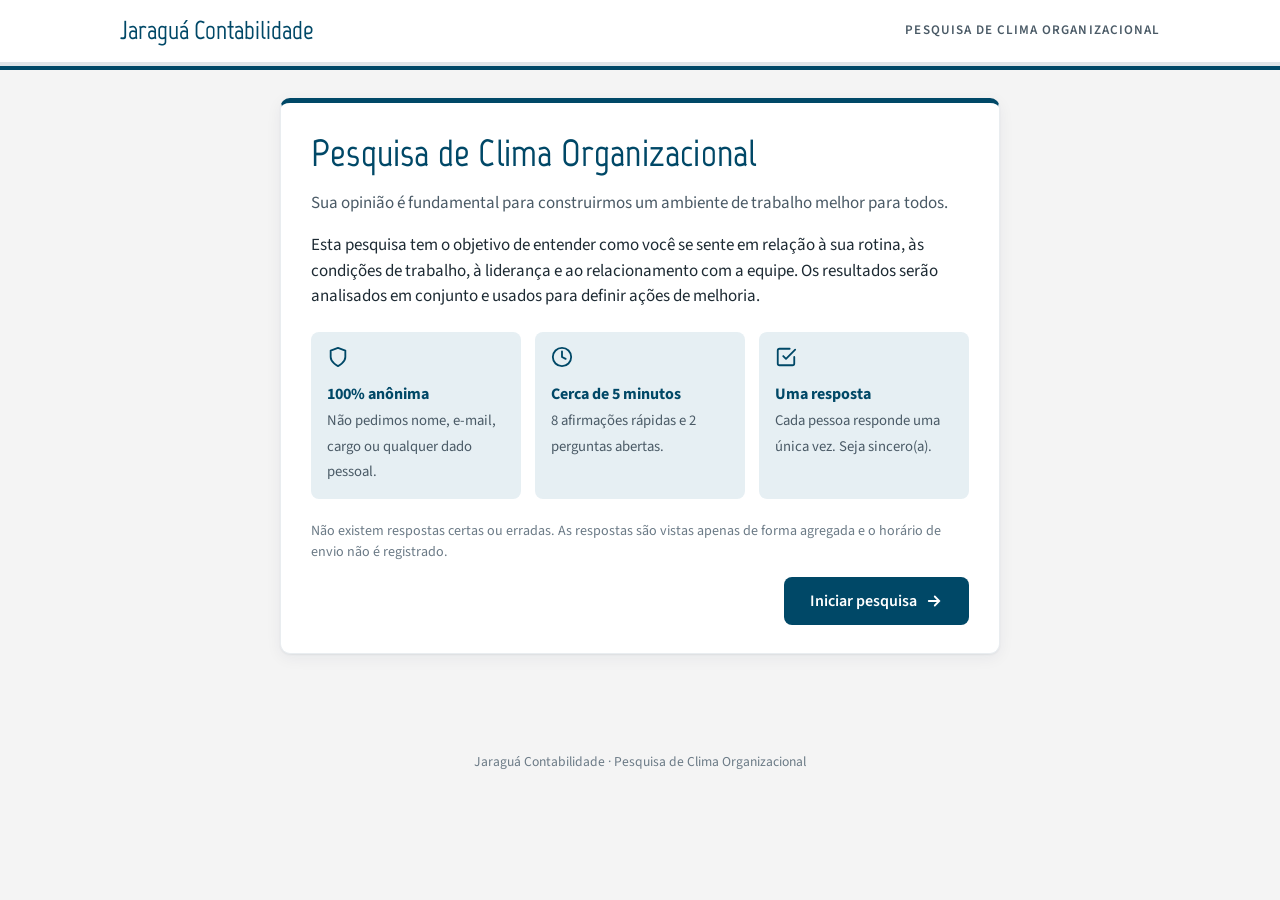
<file: index.html>
<!DOCTYPE html>
<html lang="pt-BR">
<head>
<meta charset="utf-8">
<meta name="viewport" content="width=device-width, initial-scale=1">
<meta name="robots" content="noindex, nofollow">
<title>Pesquisa de Clima Organizacional</title>
<link rel="preconnect" href="https://fonts.googleapis.com">
<link rel="preconnect" href="https://fonts.gstatic.com" crossorigin>
<link href="https://fonts.googleapis.com/css2?family=Marvel:wght@400;700&family=Source+Sans+3:wght@400;600;700&display=swap" rel="stylesheet">
<link rel="icon" href="data:image/svg+xml,%3Csvg xmlns=%22http://www.w3.org/2000/svg%22 viewBox=%220 0 32 32%22%3E%3Crect width=%2232%22 height=%2232%22 rx=%226%22 fill=%22%23004867%22/%3E%3Cpath d=%22M9 17l5 5 9-11%22 stroke=%22%2311A23A%22 stroke-width=%224%22 fill=%22none%22 stroke-linecap=%22round%22/%3E%3C/svg%3E">
<link rel="stylesheet" href="assets/style.css">
</head>
<body>
<div id="demoFaixa" class="demo-faixa oculto">Modo demonstração: as respostas ficam salvas apenas neste navegador.</div>
<header class="topo">
  <div class="topo-inner">
    <img id="logo" class="logo" alt="Jaraguá Contabilidade">
    <span class="topo-tag">Pesquisa de Clima Organizacional</span>
  </div>
  <div class="progresso" aria-hidden="true"><span id="barraProg"></span></div>
</header>

<main class="container">

  <!-- INTRODUÇÃO -->
  <section id="telaIntro">
    <div class="cartao destaque">
      <h1>Pesquisa de Clima Organizacional</h1>
      <p class="sub">Sua opinião é fundamental para construirmos um ambiente de trabalho melhor para todos.</p>
      <p>Esta pesquisa tem o objetivo de entender como você se sente em relação à sua rotina, às condições de trabalho, à liderança e ao relacionamento com a equipe. Os resultados serão analisados em conjunto e usados para definir ações de melhoria.</p>
      <div class="garantias">
        <div class="garantia">
          <svg viewBox="0 0 24 24" fill="none" stroke="currentColor" stroke-width="2" stroke-linecap="round" stroke-linejoin="round"><path d="M12 22s8-4 8-10V5l-8-3-8 3v7c0 6 8 10 8 10z"/></svg>
          <strong>100% anônima</strong>
          <span>Não pedimos nome, e-mail, cargo ou qualquer dado pessoal.</span>
        </div>
        <div class="garantia">
          <svg viewBox="0 0 24 24" fill="none" stroke="currentColor" stroke-width="2" stroke-linecap="round" stroke-linejoin="round"><circle cx="12" cy="12" r="10"/><path d="M12 6v6l4 2"/></svg>
          <strong>Cerca de 5 minutos</strong>
          <span>8 afirmações rápidas e 2 perguntas abertas.</span>
        </div>
        <div class="garantia">
          <svg viewBox="0 0 24 24" fill="none" stroke="currentColor" stroke-width="2" stroke-linecap="round" stroke-linejoin="round"><path d="M9 11l3 3L22 4"/><path d="M21 12v7a2 2 0 0 1-2 2H5a2 2 0 0 1-2-2V5a2 2 0 0 1 2-2h11"/></svg>
          <strong>Uma resposta</strong>
          <span>Cada pessoa responde uma única vez. Seja sincero(a).</span>
        </div>
      </div>
      <p class="pequeno">Não existem respostas certas ou erradas. As respostas são vistas apenas de forma agregada e o horário de envio não é registrado.</p>
      <div class="acoes"><span></span><button class="btn btn-primario" id="btnIniciar">Iniciar pesquisa
        <svg width="18" height="18" viewBox="0 0 24 24" fill="none" stroke="currentColor" stroke-width="2.4" stroke-linecap="round"><path d="M5 12h14M13 6l6 6-6 6"/></svg></button></div>
    </div>
  </section>

  <!-- PARTE 1 -->
  <section id="telaParte1" class="oculto">
    <div class="etapa-cab">
      <div>
        <div class="rotulo">Parte 1 de 2</div>
        <h2>Avalie as afirmações</h2>
        <p class="sub" style="margin:0">Indique o quanto você concorda com cada afirmação, de 1 (discordo totalmente) a 5 (concordo totalmente).</p>
      </div>
    </div>
    <form id="formLikert" novalidate></form>
    <div id="erro1" class="alerta erro oculto" role="alert"></div>
    <div class="acoes">
      <button class="btn btn-sec" id="btnVoltar0" type="button">Voltar</button>
      <button class="btn btn-primario" id="btnAvancar" type="button">Continuar
        <svg width="18" height="18" viewBox="0 0 24 24" fill="none" stroke="currentColor" stroke-width="2.4" stroke-linecap="round"><path d="M5 12h14M13 6l6 6-6 6"/></svg></button>
    </div>
  </section>

  <!-- PARTE 2 -->
  <section id="telaParte2" class="oculto">
    <div class="etapa-cab">
      <div>
        <div class="rotulo">Parte 2 de 2</div>
        <h2>Conte para nós</h2>
        <p class="sub" style="margin:0">Respostas sinceras e específicas ajudam a definir ações concretas. Evite citar nomes de pessoas.</p>
      </div>
    </div>
    <form id="formAbertas" novalidate></form>
    <div id="erro2" class="alerta erro oculto" role="alert"></div>
    <div class="acoes">
      <button class="btn btn-sec" id="btnVoltar1" type="button">Voltar</button>
      <button class="btn btn-verde" id="btnEnviar" type="button">Enviar respostas</button>
    </div>
  </section>

  <!-- OBRIGADO -->
  <section id="telaFim" class="oculto">
    <div class="cartao final">
      <div class="icone"><svg viewBox="0 0 24 24" fill="none" stroke="currentColor" stroke-width="2.6" stroke-linecap="round" stroke-linejoin="round"><path d="M20 6L9 17l-5-5"/></svg></div>
      <h1>Obrigado pela sua participação!</h1>
      <p class="sub">Suas respostas foram registradas de forma anônima.</p>
      <p>Os resultados serão analisados e as ações de melhoria serão compartilhadas com a equipe.</p>
    </div>
  </section>

  <!-- JÁ RESPONDEU -->
  <section id="telaJa" class="oculto">
    <div class="cartao final">
      <div class="icone"><svg viewBox="0 0 24 24" fill="none" stroke="currentColor" stroke-width="2.6" stroke-linecap="round" stroke-linejoin="round"><path d="M20 6L9 17l-5-5"/></svg></div>
      <h1>Você já participou desta pesquisa</h1>
      <p class="sub">Identificamos que uma resposta já foi enviada a partir deste dispositivo.</p>
      <p>Para garantir resultados justos, cada pessoa pode responder apenas uma vez. Obrigado pela colaboração!</p>
    </div>
  </section>

</main>
<footer class="rodape" id="rodape"></footer>

<script src="config.js"></script>
<script src="assets/app.js"></script>
<script>
(function(){
  "use strict";
  const { PERGUNTAS, ABERTAS, ESCALA, Trava, API, esc } = window.Clima;
  const $ = id => document.getElementById(id);
  const telas = ["telaIntro","telaParte1","telaParte2","telaFim","telaJa"];
  const resposta = {};

  const logo = $("logo");
  logo.src = CONFIG.LOGO;
  logo.onerror = () => { logo.replaceWith(Object.assign(document.createElement("span"), {className:"logo-texto", textContent: CONFIG.EMPRESA})); };
  $("rodape").textContent = CONFIG.EMPRESA + " · Pesquisa de Clima Organizacional";
  if (API.demo) $("demoFaixa").classList.remove("oculto");

  function mostrar(id){
    telas.forEach(t => $(t).classList.toggle("oculto", t !== id));
    window.scrollTo({top:0, behavior:"smooth"});
    atualizarProgresso(id);
  }
  function atualizarProgresso(tela){
    const total = PERGUNTAS.length + ABERTAS.length;
    let feitas = PERGUNTAS.filter(p => resposta[p.id]).length + ABERTAS.filter(a => (resposta[a.id]||"").trim()).length;
    if (tela === "telaIntro") feitas = 0;
    if (tela === "telaFim" || tela === "telaJa") feitas = total;
    $("barraProg").style.width = (feitas/total*100) + "%";
  }

  // Monta a parte 1
  $("formLikert").innerHTML = PERGUNTAS.map((p,i) => `
    <div class="pergunta" id="box_${p.id}">
      <div class="num">Afirmação ${i+1} de ${PERGUNTAS.length}</div>
      <div class="enunciado" id="lbl_${p.id}">${esc(p.texto)}<span class="obrig" aria-hidden="true">*</span></div>
      <fieldset class="likert" aria-labelledby="lbl_${p.id}">
        <legend>${esc(p.texto)}</legend>
        ${ESCALA.map((t,k) => `
          <label><input type="radio" name="${p.id}" value="${k+1}" required>
            <span class="n">${k+1}</span><span class="t">${t}</span></label>`).join("")}
      </fieldset>
    </div>`).join("");

  // Monta a parte 2
  $("formAbertas").innerHTML = ABERTAS.map((a,i) => `
    <div class="pergunta" id="box_${a.id}">
      <div class="num">Pergunta ${i+1} de ${ABERTAS.length}</div>
      <label class="enunciado" for="${a.id}" style="display:block">${a.texto}<span class="obrig" aria-hidden="true">*</span></label>
      <textarea id="${a.id}" name="${a.id}" maxlength="3000" placeholder="Escreva sua resposta aqui..." required></textarea>
      <div class="contador"><span id="cnt_${a.id}">0</span>/3000</div>
    </div>`).join("");

  $("formLikert").addEventListener("change", e => {
    if (e.target.type !== "radio") return;
    resposta[e.target.name] = Number(e.target.value);
    const box = $("box_" + e.target.name);
    box.classList.add("respondida"); box.classList.remove("erro");
    atualizarProgresso("telaParte1");
  });
  ABERTAS.forEach(a => {
    $(a.id).addEventListener("input", e => {
      resposta[a.id] = e.target.value;
      $("cnt_" + a.id).textContent = e.target.value.length;
      $("box_" + a.id).classList.toggle("respondida", !!e.target.value.trim());
      $("box_" + a.id).classList.remove("erro");
      atualizarProgresso("telaParte2");
    });
  });

  function erro(el, msg){
    el.innerHTML = `<svg viewBox="0 0 24 24" fill="none" stroke="currentColor" stroke-width="2.2"><circle cx="12" cy="12" r="10"/><path d="M12 8v4M12 16h.01"/></svg><span>${esc(msg)}</span>`;
    el.classList.remove("oculto");
  }

  $("btnIniciar").onclick = () => { if (Trava.ativa()) return mostrar("telaJa"); mostrar("telaParte1"); };
  $("btnVoltar0").onclick = () => mostrar("telaIntro");
  $("btnVoltar1").onclick = () => mostrar("telaParte1");

  $("btnAvancar").onclick = () => {
    const faltam = PERGUNTAS.filter(p => !resposta[p.id]);
    faltam.forEach(p => $("box_"+p.id).classList.add("erro"));
    if (faltam.length){
      erro($("erro1"), faltam.length === 1 ? "Falta responder 1 afirmação (destacada em vermelho)." : `Faltam responder ${faltam.length} afirmações (destacadas em vermelho).`);
      $("box_"+faltam[0].id).scrollIntoView({behavior:"smooth", block:"center"});
      return;
    }
    $("erro1").classList.add("oculto");
    mostrar("telaParte2");
  };

  $("btnEnviar").onclick = async () => {
    const faltam = ABERTAS.filter(a => !(resposta[a.id]||"").trim());
    faltam.forEach(a => $("box_"+a.id).classList.add("erro"));
    if (faltam.length){
      erro($("erro2"), "Por favor, responda as perguntas abertas. Se não houver nada a relatar, escreva \"nada a declarar\".");
      return;
    }
    if (Trava.ativa()) return mostrar("telaJa");
    $("erro2").classList.add("oculto");
    const btn = $("btnEnviar");
    btn.disabled = true; btn.textContent = "Enviando...";
    const r = await API.chamar({ acao: "enviar", resposta });
    if (r && r.ok){
      Trava.marcar();
      mostrar("telaFim");
    } else {
      erro($("erro2"), (r && r.erro) || "Não foi possível enviar. Tente novamente.");
      btn.disabled = false; btn.textContent = "Enviar respostas";
    }
  };

  if (Trava.ativa()) mostrar("telaJa");
})();
</script>
</body>
</html>
</file>
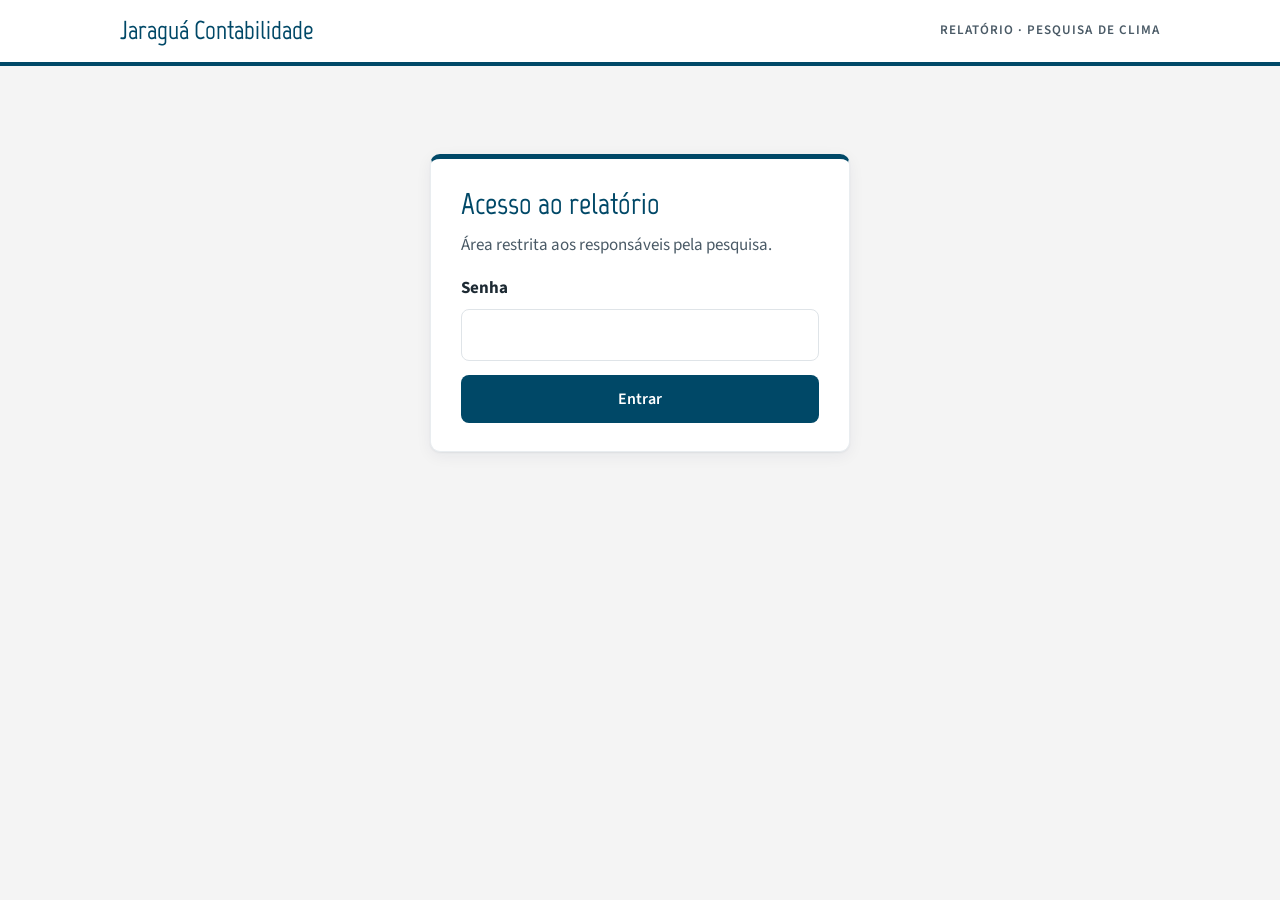
<file: relatorio.html>
<!DOCTYPE html>
<html lang="pt-BR">
<head>
<meta charset="utf-8">
<meta name="viewport" content="width=device-width, initial-scale=1">
<meta name="robots" content="noindex, nofollow">
<title>Relatório · Pesquisa de Clima</title>
<link rel="preconnect" href="https://fonts.googleapis.com">
<link rel="preconnect" href="https://fonts.gstatic.com" crossorigin>
<link href="https://fonts.googleapis.com/css2?family=Marvel:wght@400;700&family=Source+Sans+3:wght@400;600;700&display=swap" rel="stylesheet">
<link rel="icon" href="data:image/svg+xml,%3Csvg xmlns=%22http://www.w3.org/2000/svg%22 viewBox=%220 0 32 32%22%3E%3Crect width=%2232%22 height=%2232%22 rx=%226%22 fill=%22%23004867%22/%3E%3Cpath d=%22M9 17l5 5 9-11%22 stroke=%22%2311A23A%22 stroke-width=%224%22 fill=%22none%22 stroke-linecap=%22round%22/%3E%3C/svg%3E">
<link rel="stylesheet" href="assets/style.css">
</head>
<body>
<div id="demoFaixa" class="demo-faixa oculto">Modo demonstração: senha <b id="senhaDemo"></b> · dados salvos apenas neste navegador.</div>
<header class="topo">
  <div class="topo-inner">
    <img id="logo" class="logo" alt="Jaraguá Contabilidade">
    <span class="topo-tag">Relatório · Pesquisa de Clima</span>
  </div>
</header>

<main class="container largo">

  <section id="telaLogin" class="login">
    <div class="cartao destaque">
      <h2>Acesso ao relatório</h2>
      <p class="sub">Área restrita aos responsáveis pela pesquisa.</p>
      <form id="formLogin">
        <label for="senha"><b>Senha</b></label>
        <input type="password" id="senha" autocomplete="current-password" required>
        <div id="erroLogin" class="alerta erro oculto" role="alert"></div>
        <button class="btn btn-primario" type="submit" style="width:100%;justify-content:center">Entrar</button>
      </form>
    </div>
  </section>

  <section id="telaRel" class="oculto">
    <div class="rel-cab">
      <div>
        <h1>Relatório da Pesquisa de Clima</h1>
        <div class="sub" id="periodo" style="margin:0"></div>
      </div>
      <div class="nao-imprimir" style="display:flex;gap:8px;flex-wrap:wrap">
        <button class="btn btn-sec btn-mini" id="btnAtualizar">Atualizar</button>
        <button class="btn btn-sec btn-mini" id="btnCSV">Exportar planilha (CSV)</button>
        <button class="btn btn-primario btn-mini" id="btnImprimir">Imprimir / PDF</button>
      </div>
    </div>

    <div id="avisoAnon"></div>

    <nav class="nav-rel">
      <a href="#sec-visao">Visão geral</a>
      <a href="#sec-prioridades">Prioridades</a>
      <a href="#sec-plano">Plano de ação</a>
      <a href="#sec-dist">Por afirmação</a>
      <a href="#sec-temas">Temas citados</a>
      <a href="#sec-abertas">Respostas abertas</a>
      <a href="#sec-gerenciar" class="nao-imprimir">Gerenciar</a>
    </nav>

    <div id="conteudo"></div>
  </section>
</main>

<div id="tooltip" class="tooltip oculto" role="tooltip"></div>

<script src="config.js"></script>
<script src="assets/app.js"></script>
<script>
(function(){
  "use strict";
  const { PERGUNTAS, ABERTAS, ESCALA, TEMAS, temasDoTexto, normaliza, Trava, API, esc, novoId, hoje } = window.Clima;
  const $ = id => document.getElementById(id);
  const CORES = ["var(--e1)","var(--e2)","var(--e3)","var(--e4)","var(--e5)"];
  const CLAROS = [false,false,true,false,false];
  let senha = "", dados = [];

  const logo = $("logo");
  logo.src = CONFIG.LOGO;
  logo.onerror = () => logo.replaceWith(Object.assign(document.createElement("span"), {className:"logo-texto", textContent: CONFIG.EMPRESA}));
  if (API.demo){ $("demoFaixa").classList.remove("oculto"); $("senhaDemo").textContent = CONFIG.SENHA_DEMO; }

  const ICONES = {
    critico: '<svg viewBox="0 0 24 24" fill="none" stroke="currentColor" stroke-width="2.6" stroke-linecap="round"><circle cx="12" cy="12" r="10"/><path d="M12 7v6M12 17h.01"/></svg>',
    atencao: '<svg viewBox="0 0 24 24" fill="none" stroke="currentColor" stroke-width="2.6" stroke-linecap="round" stroke-linejoin="round"><path d="M10.3 3.9L1.8 18a2 2 0 0 0 1.7 3h17a2 2 0 0 0 1.7-3L13.7 3.9a2 2 0 0 0-3.4 0z"/><path d="M12 9v4M12 17h.01"/></svg>',
    forte: '<svg viewBox="0 0 24 24" fill="none" stroke="currentColor" stroke-width="2.8" stroke-linecap="round" stroke-linejoin="round"><path d="M20 6L9 17l-5-5"/></svg>'
  };
  const NOME_STATUS = { critico:"Crítico", atencao:"Atenção", forte:"Ponto forte" };
  const badge = s => `<span class="status ${s}">${ICONES[s]}${NOME_STATUS[s]}</span>`;
  const fmt = (n, d=1) => Number(n).toLocaleString("pt-BR", {minimumFractionDigits:d, maximumFractionDigits:d});
  const pct = n => Math.round(n) + "%";
  const dataBR = s => s ? s.split("-").reverse().join("/") : "";

  /* ---------------- Login ---------------- */
  $("formLogin").addEventListener("submit", async e => {
    e.preventDefault();
    senha = $("senha").value;
    await carregar(true);
  });
  try { const s = sessionStorage.getItem("clima_senha"); if (s){ senha = s; carregar(false); } } catch(e){}

  async function carregar(doLogin){
    const btn = document.querySelector("#formLogin button");
    if (doLogin){ btn.disabled = true; btn.textContent = "Verificando..."; }
    const r = await API.chamar({ acao:"listar", senha });
    if (doLogin){ btn.disabled = false; btn.textContent = "Entrar"; }
    if (!r || !r.ok){
      try { sessionStorage.removeItem("clima_senha"); } catch(e){}
      $("telaLogin").classList.remove("oculto"); $("telaRel").classList.add("oculto");
      if (doLogin){ const el = $("erroLogin"); el.textContent = (r && r.erro) || "Falha ao acessar."; el.classList.remove("oculto"); }
      return;
    }
    try { sessionStorage.setItem("clima_senha", senha); } catch(e){}
    dados = (r.respostas || []).map(x => { const o = Object.assign({}, x); PERGUNTAS.forEach(p => o[p.id] = Number(o[p.id])); return o; })
                               .filter(x => PERGUNTAS.every(p => x[p.id] >= 1 && x[p.id] <= 5));
    $("telaLogin").classList.add("oculto"); $("telaRel").classList.remove("oculto");
    render();
  }

  /* ---------------- Cálculos ---------------- */
  function statusDe(media, fav){
    if (media < 3 || fav < 40) return "critico";
    if (media < 4 || fav < 70) return "atencao";
    return "forte";
  }
  function calcular(){
    const n = dados.length;
    const porPerg = PERGUNTAS.map(p => {
      const cont = [0,0,0,0,0];
      dados.forEach(r => cont[r[p.id]-1]++);
      const soma = cont.reduce((a,c,i) => a + c*(i+1), 0);
      const media = n ? soma/n : 0;
      const fav = n ? (cont[3]+cont[4])/n*100 : 0;
      const neu = n ? cont[2]/n*100 : 0;
      const desf = n ? (cont[0]+cont[1])/n*100 : 0;
      return { p, cont, media, fav, neu, desf, status: statusDe(media, fav) };
    });
    // Temas nas respostas abertas
    const temas = {}; Object.keys(TEMAS).forEach(k => temas[k] = { pessoas:0, citacoes:[] });
    let comTema = 0;
    dados.forEach(r => {
      const vistos = new Set();
      ABERTAS.forEach(a => {
        const txt = r[a.id] || "";
        temasDoTexto(txt).forEach(t => { vistos.add(t); temas[t].citacoes.push({ txt, campo:a.curto }); });
      });
      vistos.forEach(t => temas[t].pessoas++);
      if (vistos.size) comTema++;
    });
    // Prioridade: 70% nota (quanto menor, mais prioritário) + 30% frequência nos comentários
    porPerg.forEach(x => {
      const share = n ? temas[x.p.dim].pessoas / n : 0;
      x.mencoes = temas[x.p.dim].pessoas;
      x.prioridade = ((5 - x.media)/4)*0.7 + share*0.3;
    });
    const todas = dados.length * PERGUNTAS.length;
    let favTot = 0, somaTot = 0;
    porPerg.forEach(x => { favTot += x.cont[3]+x.cont[4]; somaTot += x.media * n; });
    const datas = dados.map(r => r.data).filter(Boolean).sort();
    return {
      n, porPerg, temas, comTema,
      favGeral: todas ? favTot/todas*100 : 0,
      mediaGeral: todas ? somaTot/todas : 0,
      motivacao: porPerg.find(x => x.p.id === "q8"),
      ini: datas[0], fim: datas[datas.length-1]
    };
  }

  const STOP = new Set(normaliza("a o e é de da do das dos em no na nos nas um uma uns umas que se por para pra com sem mais muito muita muitos muitas como mas ou ao aos à às eu me meu minha meus minhas nós nos nosso nossa nossos nossas você voce vocês ele ela eles elas isso isto esse essa este esta aquilo seu sua seus suas lhe já ja não nao sim tem ter têm temos ser são sao está esta estão estao estar foi era pelo pela pelos pelas quando onde qual quais quem porque pois também tambem só so até ate então entao ainda sobre entre cada todo toda todos todas algum alguma alguns nada coisa coisas hoje acho vez vezes bem melhor melhorar seria poderia gostaria fazer faz feito ficar fica forma parte gente pessoas pessoa trabalho trabalhar empresa dia dias outro outra outros outras mesmo mesma tipo assim aqui lá la nenhum nenhuma declarar acredito sempre nunca vai vão vao há ha deve devem possa pode podem").split(" "));
  function palavrasFrequentes(){
    const c = {};
    dados.forEach(r => ABERTAS.forEach(a => {
      const vistos = new Set();
      normaliza(r[a.id]).replace(/[^a-z0-9\s-]/g," ").split(/\s+/).forEach(w => {
        if (w.length < 4 || STOP.has(w) || vistos.has(w)) return;
        vistos.add(w); c[w] = (c[w]||0) + 1;
      });
    }));
    return Object.entries(c).filter(([,v]) => v >= 2).sort((a,b) => b[1]-a[1]).slice(0,24);
  }

  /* ---------------- Renderização ---------------- */
  function render(){
    const R = calcular();
    $("periodo").textContent = R.n
      ? `${R.n} ${R.n===1?"resposta":"respostas"} · ${R.ini===R.fim ? dataBR(R.ini) : dataBR(R.ini)+" a "+dataBR(R.fim)}`
      : "Nenhuma resposta ainda";
    $("avisoAnon").innerHTML = (R.n > 0 && R.n < 5)
      ? `<div class="alerta aviso">${ICONES.atencao}<span><b>Poucas respostas (${R.n}).</b> Com menos de 5 participantes, os resultados têm pouca representatividade e as respostas abertas podem permitir identificar quem respondeu. Compartilhe os resultados com cautela.</span></div>` : "";

    if (!R.n){
      $("conteudo").innerHTML = `<div class="cartao vazio"><h2>Ainda não há respostas</h2><p>Compartilhe o link da pesquisa com a equipe. Os resultados aparecerão aqui automaticamente.</p>
        <p><b>Link da pesquisa:</b> <a href="index.html" target="_blank">${esc(location.href.replace(/relatorio\.html.*$/,""))}</a></p></div>` + secGerenciar(R);
      ligarGerenciar(); return;
    }

    const ord = [...R.porPerg].sort((a,b) => b.prioridade - a.prioridade);
    const forte = [...R.porPerg].sort((a,b) => b.media - a.media)[0];
    const fraco = [...R.porPerg].sort((a,b) => a.media - b.media)[0];

    let h = "";

    /* Visão geral */
    h += `<section id="sec-visao">
      <div class="kpis">
        <div class="kpi"><div class="k-rot">Participantes</div><div class="k-val">${R.n}</div><div class="k-sub">respostas recebidas</div></div>
        <div class="kpi"><div class="k-rot">Índice de favorabilidade</div><div class="k-val">${pct(R.favGeral)}</div><div class="k-sub">das avaliações foram 4 ou 5</div></div>
        <div class="kpi"><div class="k-rot">Nota média geral</div><div class="k-val">${fmt(R.mediaGeral)}<small> / 5</small></div><div class="k-sub">${badge(statusDe(R.mediaGeral, R.favGeral))}</div></div>
        <div class="kpi"><div class="k-rot">Motivação</div><div class="k-val">${pct(R.motivacao.fav)}</div><div class="k-sub">se sentem motivados(as)</div></div>
      </div>
      <div class="cartao">
        <h3>Resumo executivo</h3>
        <p style="margin:0">${resumo(R, ord, forte, fraco)}</p>
      </div>
    </section>`;

    /* Prioridades */
    h += `<section id="sec-prioridades" class="cartao">
      <h2>Prioridades de melhoria</h2>
      <p class="sub">Ranking das dimensões que mais precisam de atenção. Combina a nota média (70%) com a frequência com que o tema aparece nos comentários (30%).</p>
      <div class="tabela-rolagem"><table>
        <thead><tr><th>#</th><th>Dimensão</th><th class="num">Média</th><th class="num">Favorável</th><th class="num">Desfavorável</th><th class="num">Citada nos comentários</th><th>Situação</th></tr></thead>
        <tbody>${ord.map((x,i) => `<tr>
          <td><span class="rank">${i+1}</span></td>
          <td><b>${esc(x.p.dim)}</b><div class="pequeno">${esc(x.p.texto)}</div></td>
          <td class="num"><b>${fmt(x.media)}</b></td>
          <td class="num">${pct(x.fav)}</td>
          <td class="num">${pct(x.desf)}</td>
          <td class="num">${x.mencoes} ${x.mencoes===1?"pessoa":"pessoas"}</td>
          <td>${badge(x.status)}</td></tr>`).join("")}</tbody>
      </table></div>
      <p class="pequeno" style="margin-top:12px">Critérios: <b>Crítico</b> = média abaixo de 3,0 ou menos de 40% favorável · <b>Atenção</b> = média abaixo de 4,0 ou menos de 70% favorável · <b>Ponto forte</b> = demais casos.</p>
    </section>`;

    /* Plano de ação */
    let alvo = ord.filter(x => x.status !== "forte");
    const semProblemas = !alvo.length;
    if (semProblemas) alvo = ord.slice(0,2);
    h += `<section id="sec-plano" class="cartao">
      <h2>Plano de ação sugerido</h2>
      <p class="sub">${semProblemas ? "Todas as dimensões estão como ponto forte. Abaixo, as duas com menor nota relativa, para manter a evolução." : "Sugestões de ações para as dimensões que precisam de melhoria, em ordem de prioridade, com trechos dos comentários relacionados."}</p>
      ${alvo.map((x,i) => {
        const cit = R.temas[x.p.dim].citacoes;
        const unicas = [...new Map(cit.map(c => [c.txt, c])).values()].slice(0,3);
        return `<div class="plano ${x.status}">
          <div class="plano-cab"><h3>${i+1}. ${esc(x.p.dim)}</h3>${badge(x.status)}</div>
          <div class="met">Média <b>${fmt(x.media)}</b> · ${pct(x.fav)} favorável · ${pct(x.desf)} desfavorável · citada por ${x.mencoes} ${x.mencoes===1?"pessoa":"pessoas"} nos comentários</div>
          <ul>${x.p.acoes.map(a => `<li>${esc(a)}</li>`).join("")}</ul>
          ${unicas.length ? `<div style="margin-top:10px"><b style="font-size:.9rem">O que a equipe disse:</b>${unicas.map(c => `<div class="citacao">"${esc(c.txt.length > 280 ? c.txt.slice(0,280)+"…" : c.txt)}"</div>`).join("")}</div>` : ""}
        </div>`;
      }).join("")}
      <p class="pequeno">Recomendação: apresente os resultados à equipe, escolha de 2 a 3 ações prioritárias com responsável e prazo, e repita a pesquisa em 6 meses para medir a evolução.</p>
    </section>`;

    /* Distribuição */
    h += `<section id="sec-dist" class="cartao">
      <h2>Resultado por afirmação</h2>
      <p class="sub">Distribuição das respostas de 1 a 5. Passe o mouse sobre as barras para ver os números.</p>
      <div class="legenda">${ESCALA.map((t,i) => `<span><i style="background:${CORES[i]}"></i>${i+1} · ${t}</span>`).join("")}</div>
      ${R.porPerg.map((x,i) => `
        <div class="dist-linha">
          <div class="dist-txt"><span><span class="d">${i+1}. ${esc(x.p.dim)}</span> <span class="q">— ${esc(x.p.texto)}</span></span>${badge(x.status)}</div>
          <div class="barra" role="img" aria-label="${esc(x.p.dim)}: ${x.cont.map((c,k)=>`${ESCALA[k]} ${c}`).join(", ")}">
            ${x.cont.map((c,k) => c ? `<div class="seg ${CLAROS[k]?"claro":""}" style="flex:${c};background:${CORES[k]}" data-tip="<b>${esc(ESCALA[k])}</b><br>${c} ${c===1?"resposta":"respostas"} · ${pct(c/R.n*100)}">${c/R.n >= .08 ? pct(c/R.n*100) : ""}</div>` : "").join("")}
          </div>
          <div class="media-box"><b>${fmt(x.media)}</b><span>média</span></div>
        </div>`).join("")}
      <details style="margin-top:14px"><summary class="pequeno" style="cursor:pointer">Ver tabela de dados</summary>
        <div class="tabela-rolagem"><table style="margin-top:10px"><thead><tr><th>Dimensão</th>${ESCALA.map((t,i)=>`<th class="num">${i+1}</th>`).join("")}<th class="num">Média</th></tr></thead>
        <tbody>${R.porPerg.map(x => `<tr><td>${esc(x.p.dim)}</td>${x.cont.map(c=>`<td class="num">${c}</td>`).join("")}<td class="num"><b>${fmt(x.media)}</b></td></tr>`).join("")}</tbody></table></div>
      </details>
    </section>`;

    /* Temas */
    const temasOrd = Object.entries(R.temas).sort((a,b) => b[1].pessoas - a[1].pessoas);
    const maxT = Math.max(1, ...temasOrd.map(([,v]) => v.pessoas));
    const pal = palavrasFrequentes();
    h += `<section id="sec-temas" class="grid2">
      <div class="cartao">
        <h2>Temas citados nos comentários</h2>
        <p class="sub">Quantas pessoas mencionaram cada tema nas perguntas abertas (classificação automática por palavras-chave).</p>
        ${temasOrd.map(([k,v]) => `<div class="hbar"><span>${esc(k)}</span><div class="trilho"><div class="preench" style="width:${v.pessoas/maxT*100}%" data-tip="<b>${esc(k)}</b><br>${v.pessoas} de ${R.n} pessoas · ${pct(v.pessoas/R.n*100)}"></div></div><span class="v">${v.pessoas}</span></div>`).join("")}
        <p class="pequeno">${R.n - R.comTema} ${R.n - R.comTema === 1 ? "resposta não se encaixou" : "respostas não se encaixaram"} em nenhum tema — leia-as na seção de respostas abertas.</p>
      </div>
      <div class="cartao">
        <h2>Palavras mais frequentes</h2>
        <p class="sub">Termos que aparecem em pelo menos 2 respostas.</p>
        ${pal.length ? `<div class="palavras">${pal.map(([w,c]) => `<span>${esc(w)}<em>${c}</em></span>`).join("")}</div>` : `<p class="pequeno">Ainda não há termos repetidos suficientes.</p>`}
      </div>
    </section>`;

    /* Respostas abertas */
    h += `<section id="sec-abertas" class="cartao">
      <h2>Respostas abertas</h2>
      <p class="sub">Leia todos os comentários. Use os filtros para focar em um tema ou buscar uma palavra.</p>
      <div class="filtros nao-imprimir">
        <select id="fCampo"><option value="">Todas as perguntas</option>${ABERTAS.map(a => `<option value="${a.id}">${esc(a.curto)}</option>`).join("")}</select>
        <select id="fTema"><option value="">Todos os temas</option>${Object.keys(TEMAS).map(k => `<option>${esc(k)}</option>`).join("")}<option value="__sem">Sem tema identificado</option></select>
        <input type="search" id="fBusca" placeholder="Buscar palavra...">
      </div>
      <div id="listaAbertas"></div>
    </section>`;

    h += secGerenciar(R);
    $("conteudo").innerHTML = h;

    ["fCampo","fTema","fBusca"].forEach(id => $(id).addEventListener("input", listarAbertas));
    listarAbertas();
    ligarGerenciar();
  }

  function resumo(R, ord, forte, fraco){
    const crit = R.porPerg.filter(x => x.status === "critico").map(x => x.p.dim);
    const aten = R.porPerg.filter(x => x.status === "atencao").map(x => x.p.dim);
    const lista = a => a.length <= 1 ? a.join("") : a.slice(0,-1).join(", ") + " e " + a[a.length-1];
    let s = `Com ${R.n} ${R.n===1?"participante":"participantes"}, o índice geral de favorabilidade é de <b>${pct(R.favGeral)}</b> (média ${fmt(R.mediaGeral)} de 5). `;
    s += `O melhor resultado está em <b>${esc(forte.p.dim)}</b> (média ${fmt(forte.media)}) e o mais baixo em <b>${esc(fraco.p.dim)}</b> (média ${fmt(fraco.media)}). `;
    if (crit.length) s += `Situação crítica em: <b>${esc(lista(crit))}</b>. `;
    if (aten.length) s += `Pedem atenção: ${esc(lista(aten))}. `;
    if (!crit.length && !aten.length) s += `Todas as dimensões estão em patamar positivo. `;
    s += `A prioridade número 1 de melhoria é <b>${esc(ord[0].p.dim)}</b>.`;
    return s;
  }

  function listarAbertas(){
    const campo = $("fCampo").value, tema = $("fTema").value, busca = normaliza($("fBusca").value.trim());
    const itens = [];
    dados.forEach(r => ABERTAS.forEach(a => {
      if (campo && a.id !== campo) return;
      const txt = r[a.id] || ""; const ts = temasDoTexto(txt);
      if (tema === "__sem" && ts.length) return;
      if (tema && tema !== "__sem" && !ts.includes(tema)) return;
      if (busca && !normaliza(txt).includes(busca)) return;
      itens.push({ r, a, txt, ts });
    }));
    $("listaAbertas").innerHTML = itens.length
      ? `<p class="pequeno">${itens.length} ${itens.length===1?"comentário":"comentários"}</p>` + itens.map(i => `
        <div class="resp-aberta">
          <div class="meta"><b>${esc(i.a.curto)}</b>${i.ts.map(t => `<span class="tag">${esc(t)}</span>`).join("")}</div>
          <div>${esc(i.txt).replace(/\n/g,"<br>")}</div>
        </div>`).join("")
      : `<p class="vazio">Nenhum comentário encontrado com esses filtros.</p>`;
  }

  /* ---------------- Gerenciar ---------------- */
  function secGerenciar(R){
    return `<section id="sec-gerenciar" class="cartao nao-imprimir">
      <h2>Gerenciar respostas</h2>
      <p class="sub">Use para remover respostas de teste antes de liberar a pesquisa para a equipe.</p>
      <div style="display:flex;gap:10px;flex-wrap:wrap;margin-bottom:14px">
        <button class="btn btn-sec btn-mini" id="btnLiberar">Liberar este dispositivo para responder de novo</button>
        <a class="btn btn-sec btn-mini" href="index.html" target="_blank">Abrir a pesquisa</a>
        ${API.demo ? `<button class="btn btn-sec btn-mini" id="btnExemplo">Inserir 15 respostas de exemplo</button>` : ""}
        ${R.n ? `<button class="btn btn-perigo btn-mini" id="btnLimpar">Excluir todas as respostas</button>` : ""}
      </div>
      <div id="msgGer"></div>
      ${R.n ? `<div class="tabela-rolagem"><table>
        <thead><tr><th>Data</th>${PERGUNTAS.map((p,i) => `<th class="num" title="${esc(p.dim)}">${i+1}</th>`).join("")}<th>${esc(ABERTAS[0].curto)}</th><th></th></tr></thead>
        <tbody>${[...dados].reverse().map(r => `<tr>
          <td style="white-space:nowrap">${dataBR(r.data)}</td>
          ${PERGUNTAS.map(p => `<td class="num">${r[p.id]}</td>`).join("")}
          <td class="pequeno" style="max-width:320px">${esc((r.t1||"").slice(0,90))}${(r.t1||"").length>90?"…":""}</td>
          <td><button class="btn btn-perigo btn-mini" data-excluir="${esc(r.id)}">Excluir</button></td></tr>`).join("")}</tbody>
      </table></div>
      <p class="pequeno">Colunas 1 a 8: ${PERGUNTAS.map((p,i) => `${i+1} = ${esc(p.dim)}`).join(" · ")}</p>` : ""}
    </section>`;
  }

  function msg(t, tipo="info"){ $("msgGer").innerHTML = `<div class="alerta ${tipo}">${esc(t)}</div>`; }

  function ligarGerenciar(){
    $("btnLiberar").onclick = () => { Trava.liberar(); msg("Este dispositivo foi liberado e pode responder a pesquisa novamente (útil para testes)."); };
    const bl = $("btnLimpar");
    if (bl) bl.onclick = async () => {
      if (prompt(`Isso apaga DEFINITIVAMENTE todas as ${dados.length} respostas.\nDigite EXCLUIR para confirmar:`) !== "EXCLUIR") return;
      const r = await API.chamar({ acao:"limparTudo", senha });
      if (r.ok) carregar(false); else msg(r.erro || "Falha ao excluir.", "erro");
    };
    const be = $("btnExemplo");
    if (be) be.onclick = () => { API.demoInserir(exemplos(15)); carregar(false); };
    document.querySelectorAll("[data-excluir]").forEach(b => b.onclick = async () => {
      if (!confirm("Excluir esta resposta definitivamente?")) return;
      b.disabled = true; b.textContent = "...";
      const r = await API.chamar({ acao:"excluir", id:b.dataset.excluir, senha });
      if (r.ok) carregar(false); else { msg(r.erro || "Falha ao excluir.", "erro"); b.disabled = false; b.textContent = "Excluir"; }
    });
  }

  $("btnAtualizar").onclick = () => carregar(false);
  $("btnImprimir").onclick = () => window.print();
  $("btnCSV").onclick = () => {
    const cab = ["id","data", ...PERGUNTAS.map((p,i) => `${i+1}. ${p.dim}`), ...ABERTAS.map(a => a.curto)];
    const q = v => `"${String(v==null?"":v).replace(/"/g,'""')}"`;
    const linhas = [cab.map(q).join(";"), ...dados.map(r => [r.id, dataBR(r.data), ...PERGUNTAS.map(p => r[p.id]), ...ABERTAS.map(a => r[a.id])].map(q).join(";"))];
    const blob = new Blob(["﻿" + linhas.join("\r\n")], { type:"text/csv;charset=utf-8" });
    const a = document.createElement("a"); a.href = URL.createObjectURL(blob); a.download = `pesquisa-clima-${CONFIG.EDICAO}.csv`; a.click();
    setTimeout(() => URL.revokeObjectURL(a.href), 1000);
  };

  /* Tooltip */
  const tip = $("tooltip");
  document.addEventListener("mousemove", e => {
    const el = e.target.closest("[data-tip]");
    if (!el){ tip.classList.add("oculto"); return; }
    tip.innerHTML = el.dataset.tip; tip.classList.remove("oculto");
    const w = tip.offsetWidth, x = Math.min(e.clientX + 14, innerWidth - w - 10);
    tip.style.left = x + "px"; tip.style.top = (e.clientY + 16) + "px";
  });

  /* Dados de exemplo (somente modo demonstração) */
  function exemplos(qtd){
    const perfis = { q1:4.1, q2:3.0, q3:3.6, q4:2.7, q5:4.3, q6:2.5, q7:2.9, q8:3.4 };
    const t1 = ["Contratar mais uma pessoa para o setor fiscal, o volume no fechamento está muito alto.","Trocar os computadores, o sistema fica lento e trava várias vezes ao dia.","Ter uma reunião mensal com todos para saber o que está acontecendo na empresa.","Mais reconhecimento pelo esforço, hoje só ouvimos quando algo dá errado.","Melhorar o ar-condicionado da sala, faz muito calor à tarde.","Definir melhor quem é responsável por cada tarefa, às vezes duas pessoas fazem a mesma coisa.","Um plano de carreira claro, com critérios para aumento de salário.","Mais flexibilidade de horário.","Reduzir a quantidade de demandas urgentes de última hora.","Treinamentos sobre as mudanças na legislação."];
    const t2 = ["Sobrecarga no fechamento do mês, fazemos muitas horas extras.","Informações importantes chegam pelos colegas antes de chegar pela liderança.","Nada a declarar.","Internet cai com frequência e atrasa as entregas.","Sinto falta de feedback do gestor sobre o meu trabalho.","Falta de padrão nos processos entre os setores.","Às vezes o clima fica tenso entre algumas pessoas da equipe.","Não vejo perspectiva de crescimento.","Prazos apertados demais para o volume de clientes.","A cadeira é desconfortável e tenho dor nas costas."];
    const lista = [];
    for (let i = 0; i < qtd; i++){
      const r = { id: novoId(), data: hoje() };
      Object.entries(perfis).forEach(([k,m]) => { r[k] = Math.max(1, Math.min(5, Math.round(m + (Math.random()*2.4 - 1.2)))); });
      r.t1 = t1[i % t1.length]; r.t2 = t2[(i*3) % t2.length];
      lista.push(r);
    }
    return lista;
  }
})();
</script>
</body>
</html>
</file>
<file: assets/style.css>
:root{
  --azul:#004867; --azul-escuro:#00344b; --azul-claro:#e6eff3;
  --verde:#11A23A; --verde-escuro:#0b7a30; --verde-claro:#e7f6ec;
  --cinza:#F4F4F4; --linha:#dfe4e8; --texto:#1d2a33; --texto-2:#4a5a66; --texto-3:#6b7a86;
  --branco:#fff;
  --e1:#A8201A; --e2:#E07A6A; --e3:#BFC5CC; --e4:#5DBB76; --e5:#0B7A30;
  --critico:#A8201A; --critico-bg:#fbeceb; --atencao:#9a6400; --atencao-bg:#fdf4e2; --forte:#0b7a30; --forte-bg:#e7f6ec;
  --raio:10px; --sombra:0 1px 2px rgba(0,40,60,.06),0 4px 16px rgba(0,40,60,.06);
}
*{box-sizing:border-box}
html{scroll-behavior:smooth}
body{margin:0;font-family:"Source Sans 3",system-ui,-apple-system,"Segoe UI",Roboto,sans-serif;color:var(--texto);background:var(--cinza);font-size:17px;line-height:1.5;-webkit-font-smoothing:antialiased}
h1,h2,h3{font-family:"Marvel","Source Sans 3",sans-serif;color:var(--azul);font-weight:700;line-height:1.15;margin:0 0 .4em}
h1{font-size:2.4rem;letter-spacing:.2px}
h2{font-size:1.85rem}
h3{font-size:1.35rem}
a{color:var(--azul)}
.oculto{display:none!important}

/* Cabeçalho */
.topo{background:var(--branco);border-bottom:4px solid var(--azul);position:sticky;top:0;z-index:20}
.topo .faixa{height:4px;background:linear-gradient(90deg,var(--azul) 0 70%,var(--verde) 70% 100%)}
.topo-inner{max-width:1080px;margin:0 auto;padding:12px 20px;display:flex;align-items:center;justify-content:space-between;gap:16px}
.logo{height:46px;width:auto;display:block}
.logo-texto{font-family:"Marvel",sans-serif;font-weight:700;font-size:1.6rem;color:var(--azul)}
.topo-tag{font-size:.82rem;font-weight:600;text-transform:uppercase;letter-spacing:.08em;color:var(--texto-2)}
.progresso{height:4px;background:var(--linha)}
.progresso span{display:block;height:100%;width:0;background:var(--verde);transition:width .3s ease}

.container{max-width:760px;margin:0 auto;padding:28px 20px 60px}
.container.largo{max-width:1080px}

.cartao{background:var(--branco);border-radius:var(--raio);box-shadow:var(--sombra);padding:28px 30px;margin-bottom:18px;border:1px solid #e9edf0}
.cartao.destaque{border-top:5px solid var(--azul)}
.sub{color:var(--texto-2);margin:.2em 0 1em}
.pequeno{font-size:.88rem;color:var(--texto-3)}

/* Intro */
.garantias{display:grid;grid-template-columns:repeat(3,1fr);gap:14px;margin:22px 0}
.garantia{background:var(--azul-claro);border-radius:8px;padding:14px 16px}
.garantia strong{display:block;color:var(--azul);font-size:1rem;margin-bottom:2px}
.garantia span{font-size:.92rem;color:var(--texto-2)}
.garantia svg{width:22px;height:22px;color:var(--azul);margin-bottom:6px}

/* Botões */
.btn{appearance:none;border:0;border-radius:8px;padding:13px 26px;font:600 1rem "Source Sans 3",sans-serif;cursor:pointer;display:inline-flex;align-items:center;gap:8px;transition:background .15s,transform .05s,box-shadow .15s;text-decoration:none}
.btn:active{transform:translateY(1px)}
.btn-primario{background:var(--azul);color:#fff}
.btn-primario:hover{background:var(--azul-escuro)}
.btn-verde{background:var(--verde);color:#fff}
.btn-verde:hover{background:var(--verde-escuro)}
.btn-sec{background:#fff;color:var(--azul);box-shadow:inset 0 0 0 1.5px var(--azul)}
.btn-sec:hover{background:var(--azul-claro)}
.btn-perigo{background:#fff;color:var(--critico);box-shadow:inset 0 0 0 1.5px #e3b4b1}
.btn-perigo:hover{background:var(--critico-bg)}
.btn-mini{padding:7px 12px;font-size:.88rem}
.btn[disabled]{opacity:.55;cursor:not-allowed}
.acoes{display:flex;gap:12px;flex-wrap:wrap;justify-content:space-between;align-items:center;margin-top:8px}

/* Seções da pesquisa */
.etapa-cab{display:flex;align-items:baseline;justify-content:space-between;gap:12px;margin:6px 0 14px}
.etapa-cab .rotulo{font-size:.82rem;font-weight:700;text-transform:uppercase;letter-spacing:.08em;color:var(--verde-escuro)}
.pergunta{background:#fff;border-radius:var(--raio);box-shadow:var(--sombra);padding:22px 26px 24px;margin-bottom:14px;border:1px solid #e9edf0;border-left:4px solid transparent;transition:border-color .2s}
.pergunta.respondida{border-left-color:var(--verde)}
.pergunta.erro{border-left-color:var(--critico);background:#fffafa}
.pergunta .num{font-size:.8rem;font-weight:700;color:var(--texto-3);letter-spacing:.06em;text-transform:uppercase}
.pergunta .enunciado{font-size:1.08rem;font-weight:600;margin:4px 0 16px;color:var(--texto)}
.obrig{color:var(--critico);margin-left:2px}

.likert{display:grid;grid-template-columns:repeat(5,1fr);gap:8px;border:0;padding:0;margin:0}
.likert legend{position:absolute;width:1px;height:1px;overflow:hidden;clip:rect(0 0 0 0)}
.likert label{position:relative;display:flex;flex-direction:column;align-items:center;gap:6px;padding:12px 6px 10px;border:1.5px solid var(--linha);border-radius:8px;cursor:pointer;text-align:center;transition:all .15s;background:#fff}
.likert label:hover{border-color:var(--azul);background:#f7fafb}
.likert input{position:absolute;opacity:0;pointer-events:none}
.likert .n{font:700 1.25rem "Source Sans 3",sans-serif;color:var(--azul);width:38px;height:38px;border-radius:50%;display:grid;place-items:center;background:var(--azul-claro);transition:all .15s}
.likert .t{font-size:.8rem;color:var(--texto-2);line-height:1.2}
.likert input:checked+.n{background:var(--azul);color:#fff}
.likert label:has(input:checked){border-color:var(--azul);background:#f1f7fa;box-shadow:0 0 0 2px rgba(0,72,103,.12)}
.likert input:focus-visible+.n{outline:3px solid var(--verde);outline-offset:2px}

textarea{width:100%;min-height:130px;resize:vertical;border:1.5px solid var(--linha);border-radius:8px;padding:12px 14px;font:inherit;font-size:1rem;color:var(--texto);background:#fff}
textarea:focus,input[type=password]:focus,input[type=search]:focus,select:focus{outline:none;border-color:var(--azul);box-shadow:0 0 0 3px rgba(0,72,103,.12)}
.contador{text-align:right;font-size:.8rem;color:var(--texto-3);margin-top:4px}

.alerta{border-radius:8px;padding:12px 16px;margin:12px 0;font-size:.95rem;display:flex;gap:10px;align-items:flex-start}
.alerta svg{flex:none;width:20px;height:20px;margin-top:1px}
.alerta.erro{background:var(--critico-bg);color:#7c1913}
.alerta.info{background:var(--azul-claro);color:var(--azul-escuro)}
.alerta.aviso{background:var(--atencao-bg);color:#6b4500}

.final{text-align:center;padding:48px 30px}
.final .icone{width:76px;height:76px;border-radius:50%;background:var(--verde-claro);display:grid;place-items:center;margin:0 auto 18px}
.final .icone svg{width:40px;height:40px;color:var(--verde-escuro)}

.demo-faixa{background:#fff6dd;color:#6b4500;text-align:center;font-size:.88rem;padding:6px 12px;border-bottom:1px solid #f1e0b0}

.rodape{text-align:center;color:var(--texto-3);font-size:.85rem;padding:20px}

/* ================= RELATÓRIO ================= */
.rel-cab{display:flex;justify-content:space-between;align-items:flex-end;gap:16px;flex-wrap:wrap;margin-bottom:18px}
.rel-cab h1{margin:0}
.kpis{display:grid;grid-template-columns:repeat(4,1fr);gap:14px;margin-bottom:18px}
.kpi{background:#fff;border-radius:var(--raio);box-shadow:var(--sombra);padding:18px 20px;border:1px solid #e9edf0}
.kpi .k-rot{font-size:.82rem;font-weight:600;text-transform:uppercase;letter-spacing:.06em;color:var(--texto-3)}
.kpi .k-val{font:700 2.3rem/1.1 "Source Sans 3",sans-serif;color:var(--texto);margin:6px 0 2px;font-variant-numeric:tabular-nums}
.kpi .k-val small{font-size:1rem;color:var(--texto-3);font-weight:600}
.kpi .k-sub{font-size:.88rem;color:var(--texto-2)}

.nav-rel{display:flex;gap:6px;flex-wrap:wrap;margin:0 0 18px;position:sticky;top:78px;z-index:10;background:var(--cinza);padding:8px 0}
.nav-rel a{font-size:.9rem;font-weight:600;text-decoration:none;color:var(--azul);padding:7px 14px;border-radius:999px;background:#fff;border:1px solid var(--linha)}
.nav-rel a:hover{background:var(--azul-claro)}

.status{display:inline-flex;align-items:center;gap:6px;font-size:.82rem;font-weight:700;padding:3px 10px 3px 8px;border-radius:999px;white-space:nowrap}
.status svg{width:14px;height:14px}
.status.critico{background:var(--critico-bg);color:var(--critico)}
.status.atencao{background:var(--atencao-bg);color:var(--atencao)}
.status.forte{background:var(--forte-bg);color:var(--forte)}

table{width:100%;border-collapse:collapse;font-size:.95rem}
th{text-align:left;font-size:.78rem;text-transform:uppercase;letter-spacing:.06em;color:var(--texto-3);font-weight:700;padding:10px 10px;border-bottom:2px solid var(--linha)}
td{padding:12px 10px;border-bottom:1px solid var(--linha);vertical-align:top}
td.num,th.num{text-align:right;font-variant-numeric:tabular-nums}
tr:last-child td{border-bottom:0}
.tabela-rolagem{overflow-x:auto}

.rank{font:700 1.1rem "Source Sans 3",sans-serif;color:var(--azul);width:34px;height:34px;border-radius:50%;background:var(--azul-claro);display:grid;place-items:center}

/* Barras empilhadas */
.legenda{display:flex;gap:16px;flex-wrap:wrap;font-size:.85rem;color:var(--texto-2);margin:4px 0 16px}
.legenda i{display:inline-block;width:12px;height:12px;border-radius:3px;margin-right:6px;vertical-align:-1px}
.dist-linha{display:grid;grid-template-columns:minmax(0,1fr) 92px;gap:6px 18px;align-items:center;padding:14px 0;border-bottom:1px solid var(--linha)}
.dist-linha:last-child{border-bottom:0}
.dist-txt{grid-column:1/-1;display:flex;justify-content:space-between;gap:12px;align-items:baseline}
.dist-txt .d{font-weight:700;color:var(--azul)}
.dist-txt .q{font-size:.9rem;color:var(--texto-2)}
.barra{display:flex;height:26px;gap:2px;border-radius:5px;overflow:visible}
.barra .seg{position:relative;height:100%;display:grid;place-items:center;font-size:.78rem;font-weight:700;color:#fff;min-width:0;cursor:default}
.barra .seg:first-child{border-radius:5px 0 0 5px}
.barra .seg:last-child{border-radius:0 5px 5px 0}
.barra .seg:only-child{border-radius:5px}
.barra .seg.claro{color:var(--texto)}
.barra .seg:hover{filter:brightness(1.07)}
.media-box{text-align:right;font-variant-numeric:tabular-nums}
.media-box b{font-size:1.35rem}
.media-box span{display:block;font-size:.78rem;color:var(--texto-3)}
.tooltip{position:fixed;pointer-events:none;background:#14232d;color:#fff;font-size:.85rem;padding:8px 11px;border-radius:6px;box-shadow:0 6px 20px rgba(0,0,0,.2);z-index:100;max-width:260px;line-height:1.35}
.tooltip b{color:#fff}

.hbar{display:grid;grid-template-columns:210px 1fr 44px;gap:12px;align-items:center;margin:9px 0;font-size:.92rem}
.hbar .trilho{background:#eef2f4;border-radius:5px;height:18px;position:relative}
.hbar .preench{height:100%;background:var(--azul);border-radius:0 4px 4px 0;min-width:2px}
.hbar .v{text-align:right;font-weight:700;font-variant-numeric:tabular-nums}

.plano{border:1px solid var(--linha);border-radius:var(--raio);padding:20px 22px;margin-bottom:14px;border-left:5px solid var(--atencao)}
.plano.critico{border-left-color:var(--critico)}
.plano.forte{border-left-color:var(--forte)}
.plano-cab{display:flex;justify-content:space-between;gap:10px;align-items:center;flex-wrap:wrap;margin-bottom:8px}
.plano-cab h3{margin:0}
.plano ul{margin:8px 0 0;padding-left:20px}
.plano li{margin:4px 0}
.citacao{background:var(--cinza);border-left:3px solid var(--azul);padding:8px 12px;margin:8px 0;font-size:.93rem;color:var(--texto-2);border-radius:0 6px 6px 0;font-style:italic}
.plano .met{font-size:.9rem;color:var(--texto-2)}

.filtros{display:flex;gap:10px;flex-wrap:wrap;margin-bottom:14px}
.filtros input,.filtros select{border:1.5px solid var(--linha);border-radius:8px;padding:9px 12px;font:inherit;font-size:.95rem;background:#fff}
.filtros input{flex:1;min-width:200px}
.resp-aberta{border-bottom:1px solid var(--linha);padding:14px 0}
.resp-aberta:last-child{border-bottom:0}
.resp-aberta .meta{font-size:.8rem;color:var(--texto-3);margin-bottom:4px;display:flex;gap:6px;flex-wrap:wrap;align-items:center}
.tag{display:inline-block;font-size:.75rem;font-weight:600;padding:2px 9px;border-radius:999px;background:var(--azul-claro);color:var(--azul)}
.palavras{display:flex;flex-wrap:wrap;gap:8px}
.palavras span{background:var(--azul-claro);color:var(--azul);border-radius:999px;padding:5px 12px;font-weight:600}
.palavras span em{font-style:normal;color:var(--texto-3);font-weight:600;margin-left:4px}

.login{max-width:420px;margin:60px auto}
.login input{width:100%;border:1.5px solid var(--linha);border-radius:8px;padding:12px 14px;font:inherit;margin:8px 0 14px}
.vazio{text-align:center;padding:40px 20px;color:var(--texto-2)}

.grid2{display:grid;grid-template-columns:1fr 1fr;gap:18px}

@media (max-width:760px){
  body{font-size:16px}
  h1{font-size:1.9rem}
  .cartao{padding:22px 18px}
  .pergunta{padding:18px 16px}
  .garantias{grid-template-columns:1fr}
  .likert{gap:5px}
  .likert label{padding:10px 2px 8px}
  .likert .t{font-size:.68rem}
  .likert .n{width:32px;height:32px;font-size:1.05rem}
  .kpis{grid-template-columns:1fr 1fr}
  .grid2{grid-template-columns:1fr}
  .hbar{grid-template-columns:120px 1fr 36px;font-size:.84rem}
  .logo{height:36px}
  .topo-tag{display:none}
  .nav-rel{top:64px}
}

@media print{
  body{background:#fff;font-size:12px}
  .topo{position:static}
  .nav-rel,.nao-imprimir,.demo-faixa,.btn{display:none!important}
  .cartao,.kpi{box-shadow:none;border:1px solid #ccc;break-inside:avoid}
  .plano,.dist-linha{break-inside:avoid}
  .container{padding:0;max-width:none}
  *{-webkit-print-color-adjust:exact;print-color-adjust:exact}
}
</file>
